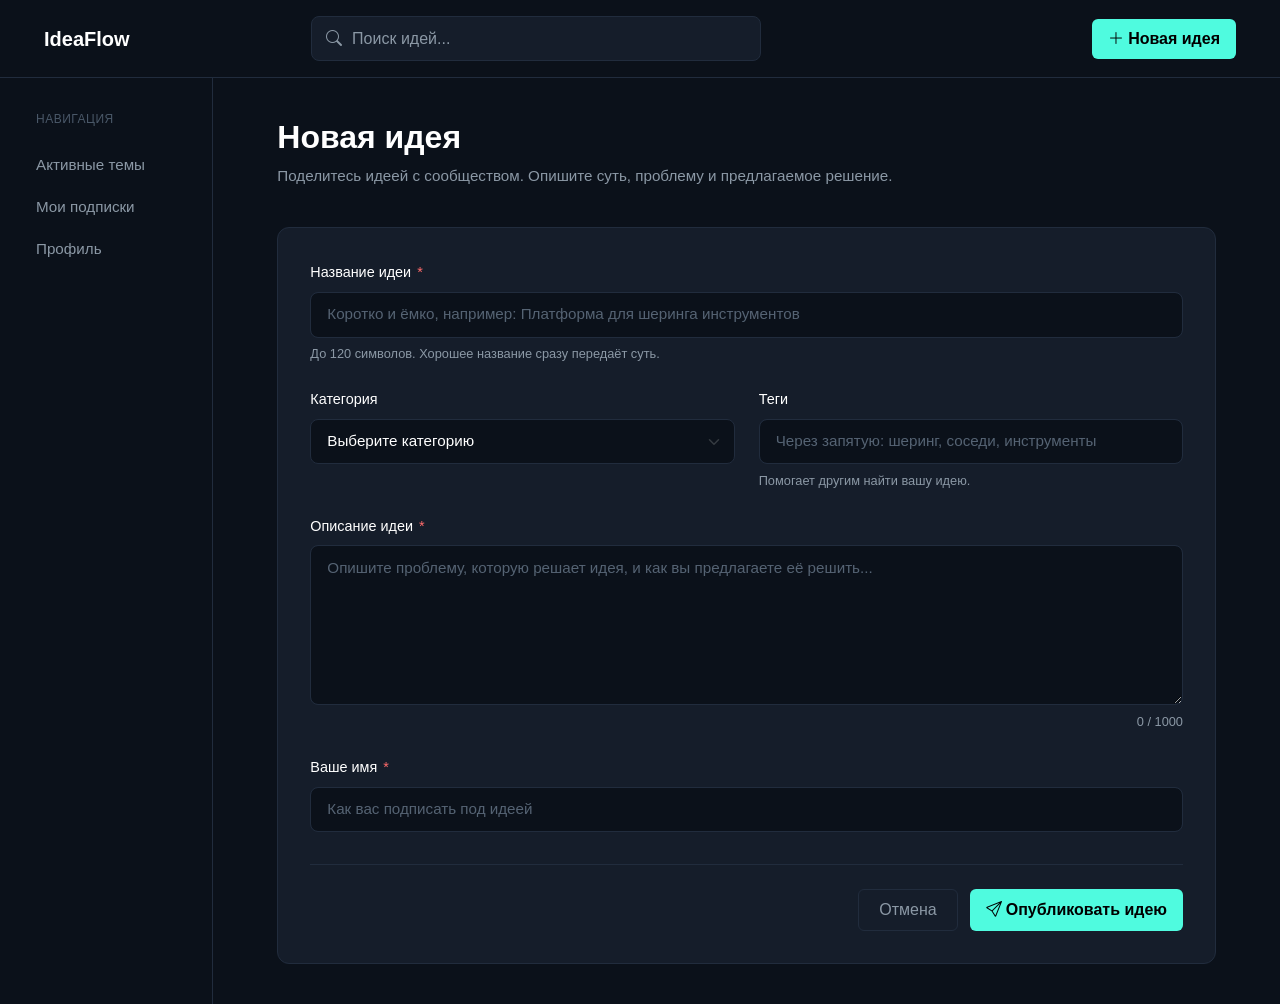
<file: create.html>
<!DOCTYPE html>
<html lang="ru">

<head>
    <meta charset="UTF-8">
    <meta name="viewport" content="width=device-width, initial-scale=1.0">
    <title>IdeaFlow - Новая идея</title>

    <link href="https://cdn.jsdelivr.net/npm/bootstrap@5.3.2/dist/css/bootstrap.min.css" rel="stylesheet">
    <link rel="stylesheet" href="https://cdn.jsdelivr.net/npm/bootstrap-icons@1.11.1/font/bootstrap-icons.css">
    <link rel="stylesheet" href="create.css">
</head>

<body>


    <nav class="navbar navbar-expand-md sticky-top">
        <div class="container-fluid d-flex flex-wrap justify-content-between align-items-center">

            <a class="navbar-brand" href="index.html">IdeaFlow</a>

            <div class="search-container d-none d-md-block mx-auto">
                <i class="bi bi-search"></i>
                <input type="text" placeholder="Поиск идей...">
            </div>

            <div class="ms-auto">
                <a href="create.html" class="btn btn-accent d-flex align-items-center gap-1">
                    <i class="bi bi-plus-lg"></i> Новая идея
                </a>
            </div>

            <div class="search-container d-md-none w-100">
                <i class="bi bi-search"></i>
                <input type="text" placeholder="Поиск идей...">
            </div>
        </div>
    </nav>

    <div class="container-fluid">
        <div class="row">

            <div class="col-md-3 col-lg-2 sidebar">
                <div class="sidebar-title">Навигация</div>
                <ul class="nav flex-column">
                    <li class="nav-item">
                        <a class="nav-link" href="index.html">Активные темы</a>
                    </li>
                    <li class="nav-item">
                        <a class="nav-link" href="#">Мои подписки</a>
                    </li>
                    <li class="nav-item">
                        <a class="nav-link" href="#">Профиль</a>
                    </li>
                </ul>
            </div>


            <div class="col-md-9 col-lg-10 main-content">
                <h1 class="page-title">Новая идея</h1>
                <p class="page-subtitle">Поделитесь идеей с сообществом. Опишите суть, проблему и предлагаемое решение.
                </p>

                <form class="form-card" action="index.html" method="get">

                    <div class="mb-4">
                        <label for="ideaTitle" class="form-label">Название идеи <span class="required">*</span></label>
                        <input type="text" class="form-control" id="ideaTitle" name="title"
                            placeholder="Коротко и ёмко, например: Платформа для шеринга инструментов" maxlength="120"
                            required>
                        <div class="form-hint">До 120 символов. Хорошее название сразу передаёт суть.</div>
                    </div>


                    <div class="row mb-4">
                        <div class="col-md-6 mb-3 mb-md-0">
                            <label for="ideaCategory" class="form-label">Категория</label>
                            <select class="form-select" id="ideaCategory" name="category">
                                <option value="" selected disabled>Выберите категорию</option>
                                <option value="tech">Технологии</option>
                                <option value="city">Городская среда</option>
                                <option value="social">Социальные проекты</option>
                                <option value="eco">Экология</option>
                                <option value="education">Образование</option>
                                <option value="other">Другое</option>
                            </select>
                        </div>
                        <div class="col-md-6">
                            <label for="ideaTags" class="form-label">Теги</label>
                            <input type="text" class="form-control" id="ideaTags" name="tags"
                                placeholder="Через запятую: шеринг, соседи, инструменты">
                            <div class="form-hint">Помогает другим найти вашу идею.</div>
                        </div>
                    </div>

                    <div class="mb-4">
                        <label for="ideaDescription" class="form-label">Описание идеи <span
                                class="required">*</span></label>
                        <textarea class="form-control" id="ideaDescription" name="description"
                            placeholder="Опишите проблему, которую решает идея, и как вы предлагаете её решить..."
                            maxlength="1000" required></textarea>
                        <div class="char-counter"><span id="charCount">0</span> / 1000</div>
                    </div>
                    <div class="mb-4">
                        <label for="ideaAuthor" class="form-label">Ваше имя <span class="required">*</span></label>
                        <input type="text" class="form-control" id="ideaAuthor" name="author"
                            placeholder="Как вас подписать под идеей" required>
                    </div>

                    <div class="form-actions">
                        <a href="index.html" class="btn btn-ghost">Отмена</a>
                        <button type="submit" class="btn btn-accent d-flex align-items-center gap-1">
                            <i class="bi bi-send"></i> Опубликовать идею
                        </button>
                    </div>
                </form>
            </div>
        </div>
    </div>

    <script src="https://cdn.jsdelivr.net/npm/bootstrap@5.3.2/dist/js/bootstrap.bundle.min.js"></script>
</body>

</html>
</file>
<file: create.css>
:root {
    --bg-dark: #0b111a;
    --bg-card: #151d2a;
    --text-main: #ffffff;
    --text-muted: #8b98a5;
    --accent-color: #4ffbdf;
    --border-color: #212c3d;
}

body {
    background-color: var(--bg-dark);
    color: var(--text-main);
    font-family: -apple-system, BlinkMacSystemFont, "Segoe UI", Roboto, Helvetica, Arial, sans-serif;
    overflow-x: hidden;
}

.navbar {
    background-color: var(--bg-dark);
    border-bottom: 1px solid var(--border-color);
    padding: 1rem 2rem;
}

.navbar-brand {
    font-size: 1.25rem;
    font-weight: 700;
    color: var(--text-main) !important;
    text-decoration: none;
}

.search-container {
    position: relative;
    width: 100%;
    max-width: 450px;
}

.search-container i {
    position: absolute;
    left: 15px;
    top: 50%;
    transform: translateY(-50%);
    color: var(--text-muted);
}

.search-container input {
    background-color: var(--bg-card);
    border: 1px solid var(--border-color);
    color: var(--text-main);
    border-radius: 8px;
    padding: 0.6rem 1rem 0.6rem 2.5rem;
    width: 100%;
}

.search-container input:focus {
    background-color: var(--bg-card);
    color: var(--text-main);
    border-color: var(--accent-color);
    box-shadow: 0 0 0 0.25rem rgba(79, 251, 223, 0.1);
    outline: none;
}

.search-container input::placeholder {
    color: var(--text-muted);
}

.btn-accent {
    background-color: var(--accent-color);
    color: #000000;
    font-weight: 600;
    border-radius: 6px;
    padding: 0.5rem 1rem;
    border: none;
    transition: all 0.2s ease;
    text-decoration: none;
}

.btn-accent:hover {
    background-color: #3ce0c5;
    color: #000000;
}


.sidebar {
    min-height: calc(100vh - 73px);
    border-right: 1px solid var(--border-color);
    padding-top: 2rem;
}

.sidebar-title {
    font-size: 0.75rem;
    text-transform: uppercase;
    color: #4a5868;
    letter-spacing: 0.5px;
    margin-bottom: 1rem;
    padding-left: 1.5rem;
}

.sidebar .nav-link {
    color: var(--text-muted);
    padding: 0.6rem 1.5rem;
    font-size: 0.95rem;
    transition: color 0.2s ease;
}

.sidebar .nav-link:hover,
.sidebar .nav-link.active {
    color: var(--text-main);
}


.main-content {
    padding: 2.5rem 4rem;
}

.page-title {
    font-size: 2rem;
    font-weight: 700;
    margin-bottom: 0.5rem;
}

.page-subtitle {
    color: var(--text-muted);
    font-size: 0.95rem;
    margin-bottom: 2.5rem;
}


.form-card {
    background-color: var(--bg-card);
    border: 1px solid var(--border-color);
    border-radius: 12px;
    padding: 2rem;
}

.form-label {
    color: var(--text-main);
    font-weight: 500;
    font-size: 0.9rem;
    margin-bottom: 0.5rem;
}

.form-label .required {
    color: #ff6b6b;
    margin-left: 2px;
}

.form-control,
.form-select {
    background-color: var(--bg-dark);
    border: 1px solid var(--border-color);
    color: var(--text-main);
    border-radius: 8px;
    padding: 0.65rem 1rem;
    font-size: 0.95rem;
}

.form-control:focus,
.form-select:focus {
    background-color: var(--bg-dark);
    color: var(--text-main);
    border-color: var(--accent-color);
    box-shadow: 0 0 0 0.25rem rgba(79, 251, 223, 0.1);
}

.form-control::placeholder {
    color: #556373;
}

textarea.form-control {
    min-height: 160px;
    resize: vertical;
}

.form-select option {
    background-color: var(--bg-card);
    color: var(--text-main);
}

.form-hint {
    color: var(--text-muted);
    font-size: 0.8rem;
    margin-top: 0.4rem;
}

.char-counter {
    color: var(--text-muted);
    font-size: 0.8rem;
    text-align: right;
    margin-top: 0.4rem;
}


.btn-ghost {
    background-color: transparent;
    color: var(--text-muted);
    border: 1px solid var(--border-color);
    border-radius: 6px;
    padding: 0.5rem 1.25rem;
    font-weight: 500;
    transition: all 0.2s ease;
    text-decoration: none;
}

.btn-ghost:hover {
    background-color: var(--bg-dark);
    color: var(--text-main);
    border-color: #3b4b61;
}

.form-actions {
    display: flex;
    justify-content: flex-end;
    gap: 0.75rem;
    margin-top: 2rem;
    padding-top: 1.5rem;
    border-top: 1px solid var(--border-color);
}

@media (max-width: 768px) {
    .navbar {
        padding: 1rem;
    }

    .search-container {
        margin: 1rem 0;
        max-width: 100%;
    }

    .sidebar {
        min-height: auto;
        border-right: none;
        border-bottom: 1px solid var(--border-color);
        padding-bottom: 1rem;
    }

    .main-content {
        padding: 1.5rem 1rem;
    }

    .form-card {
        padding: 1.25rem;
    }
}
</file>
